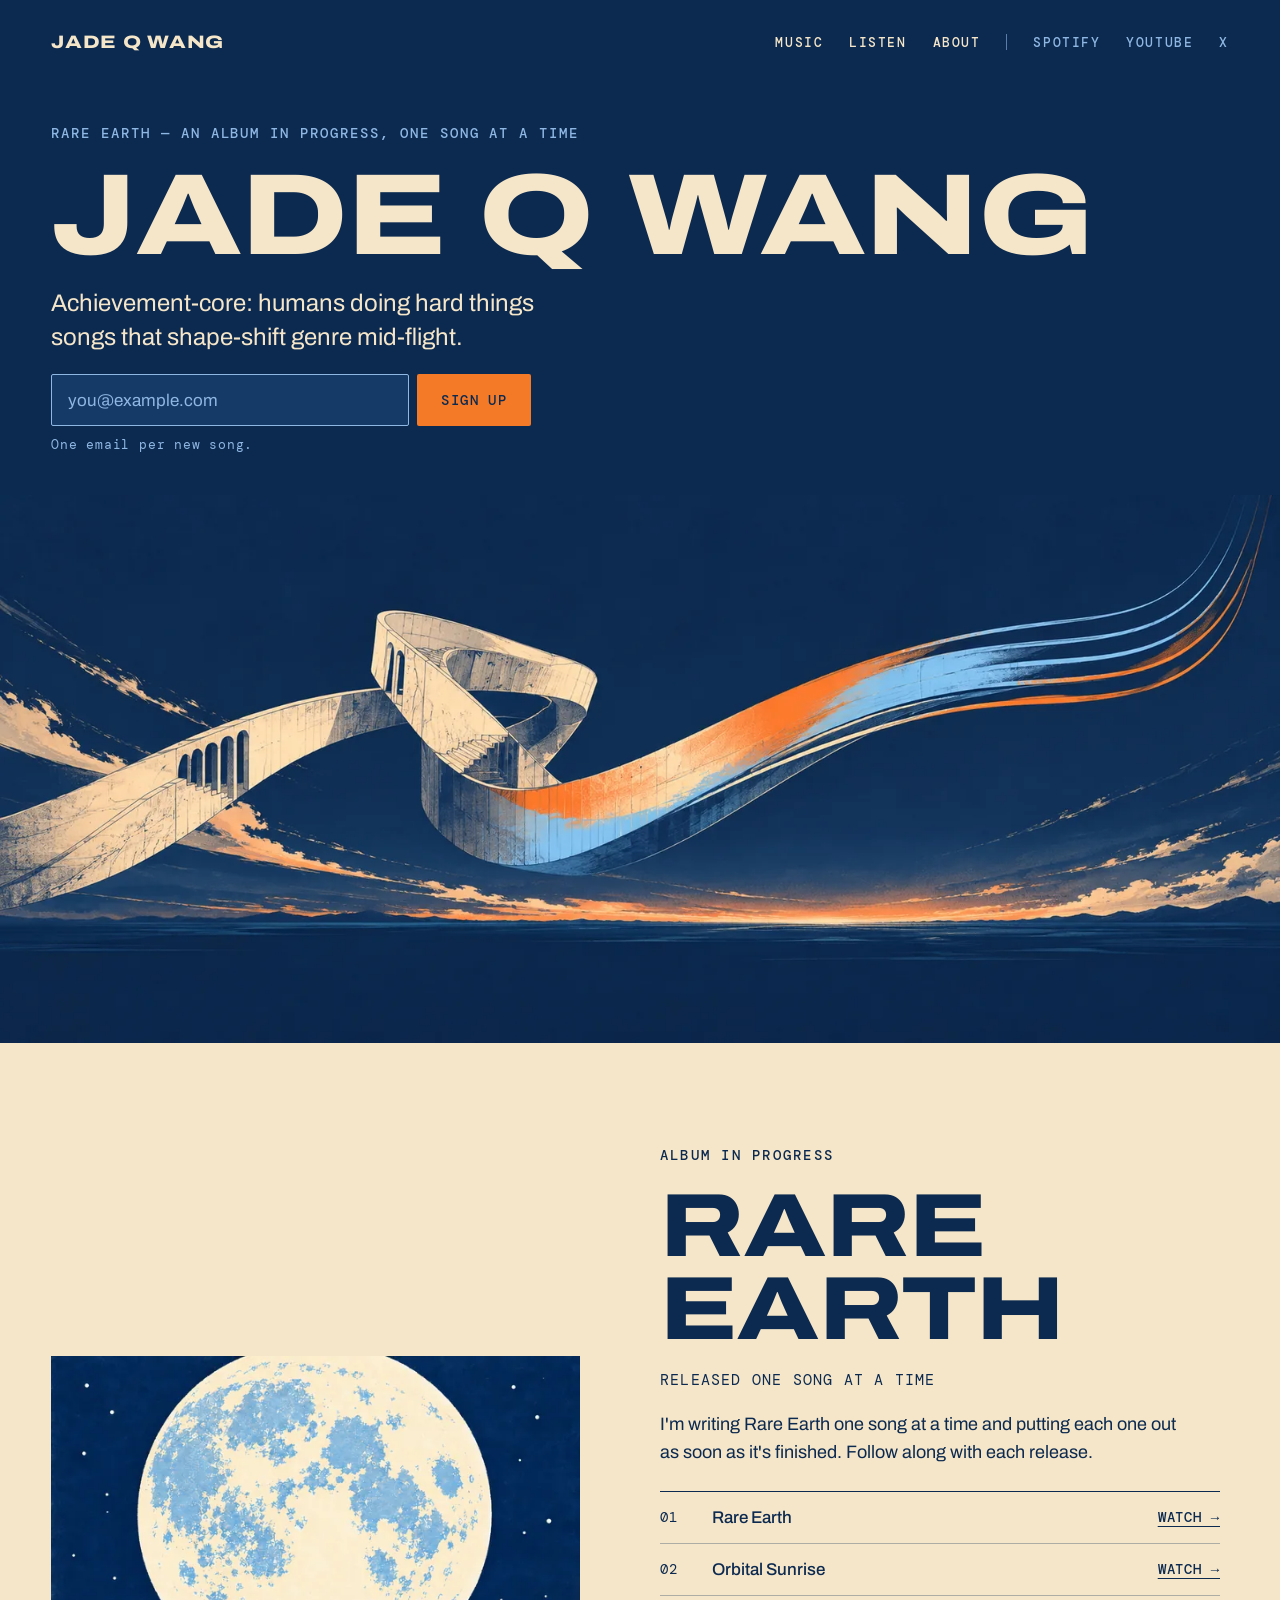
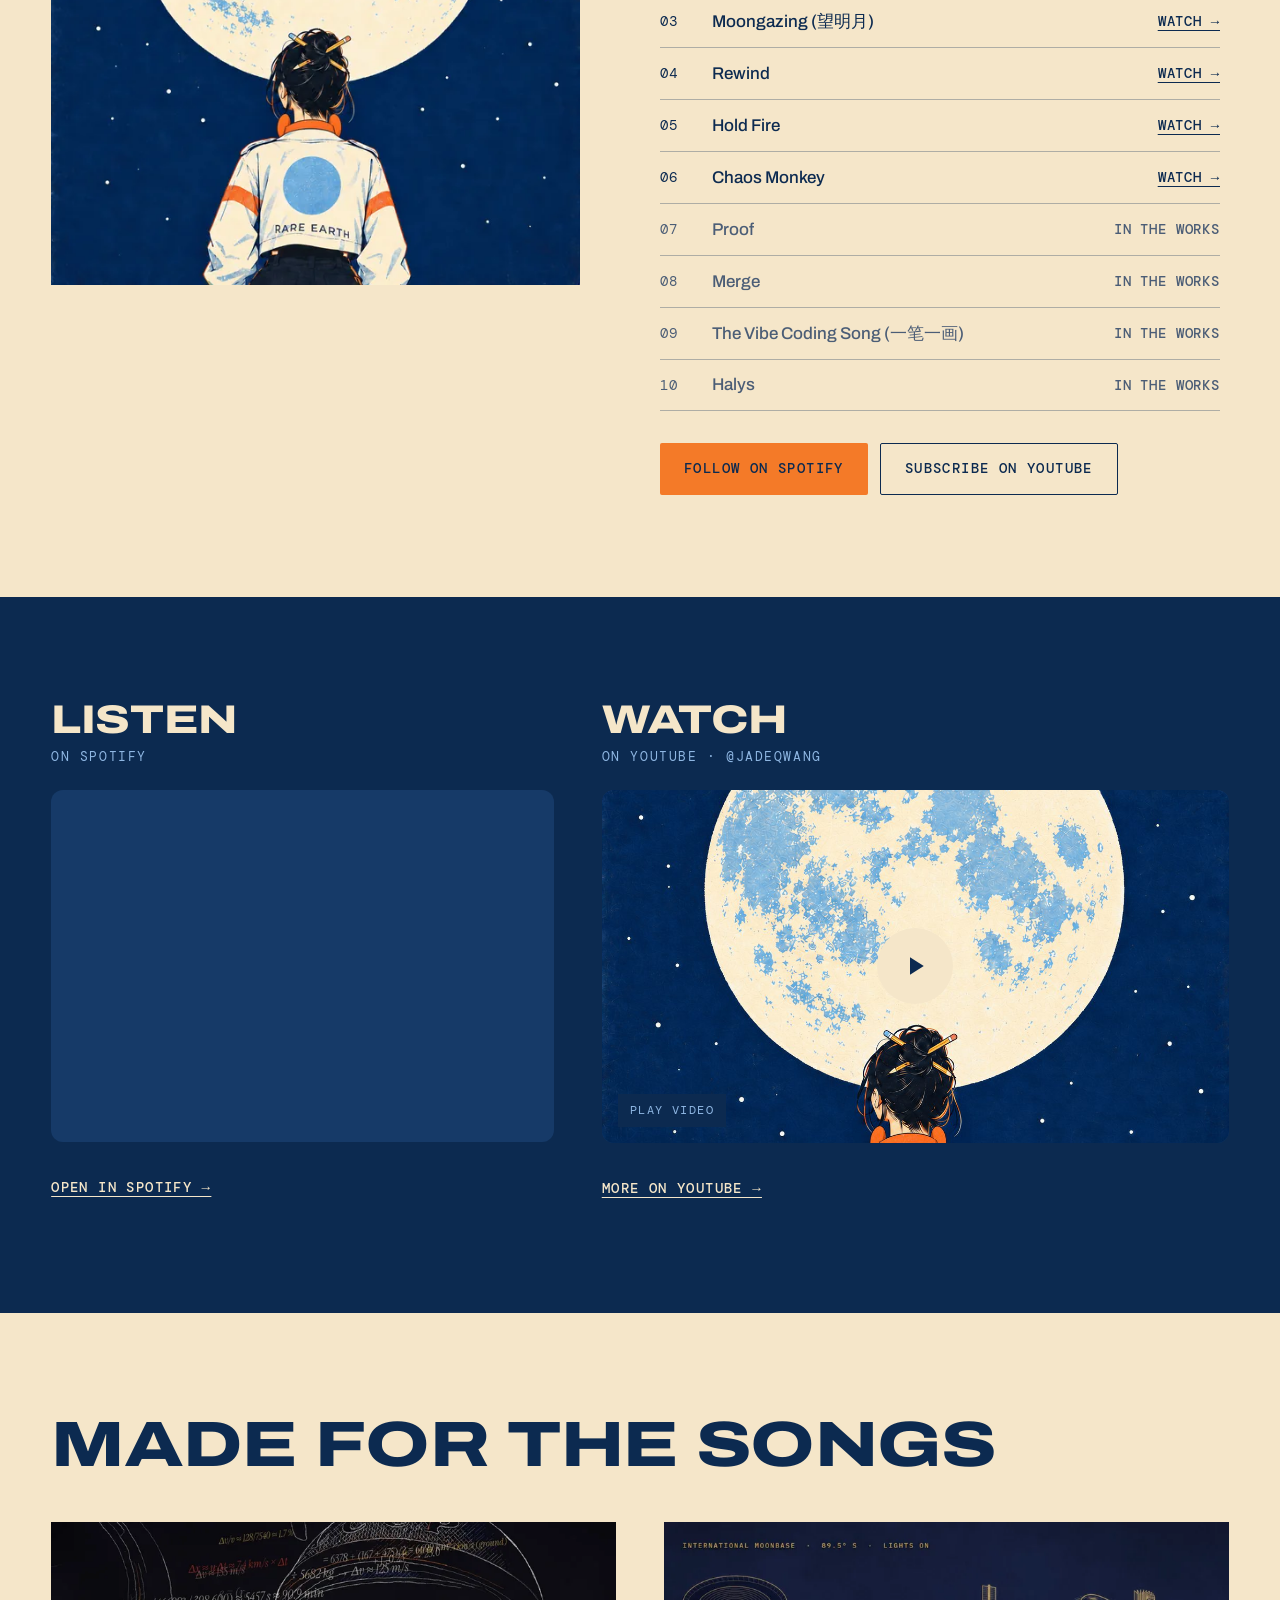
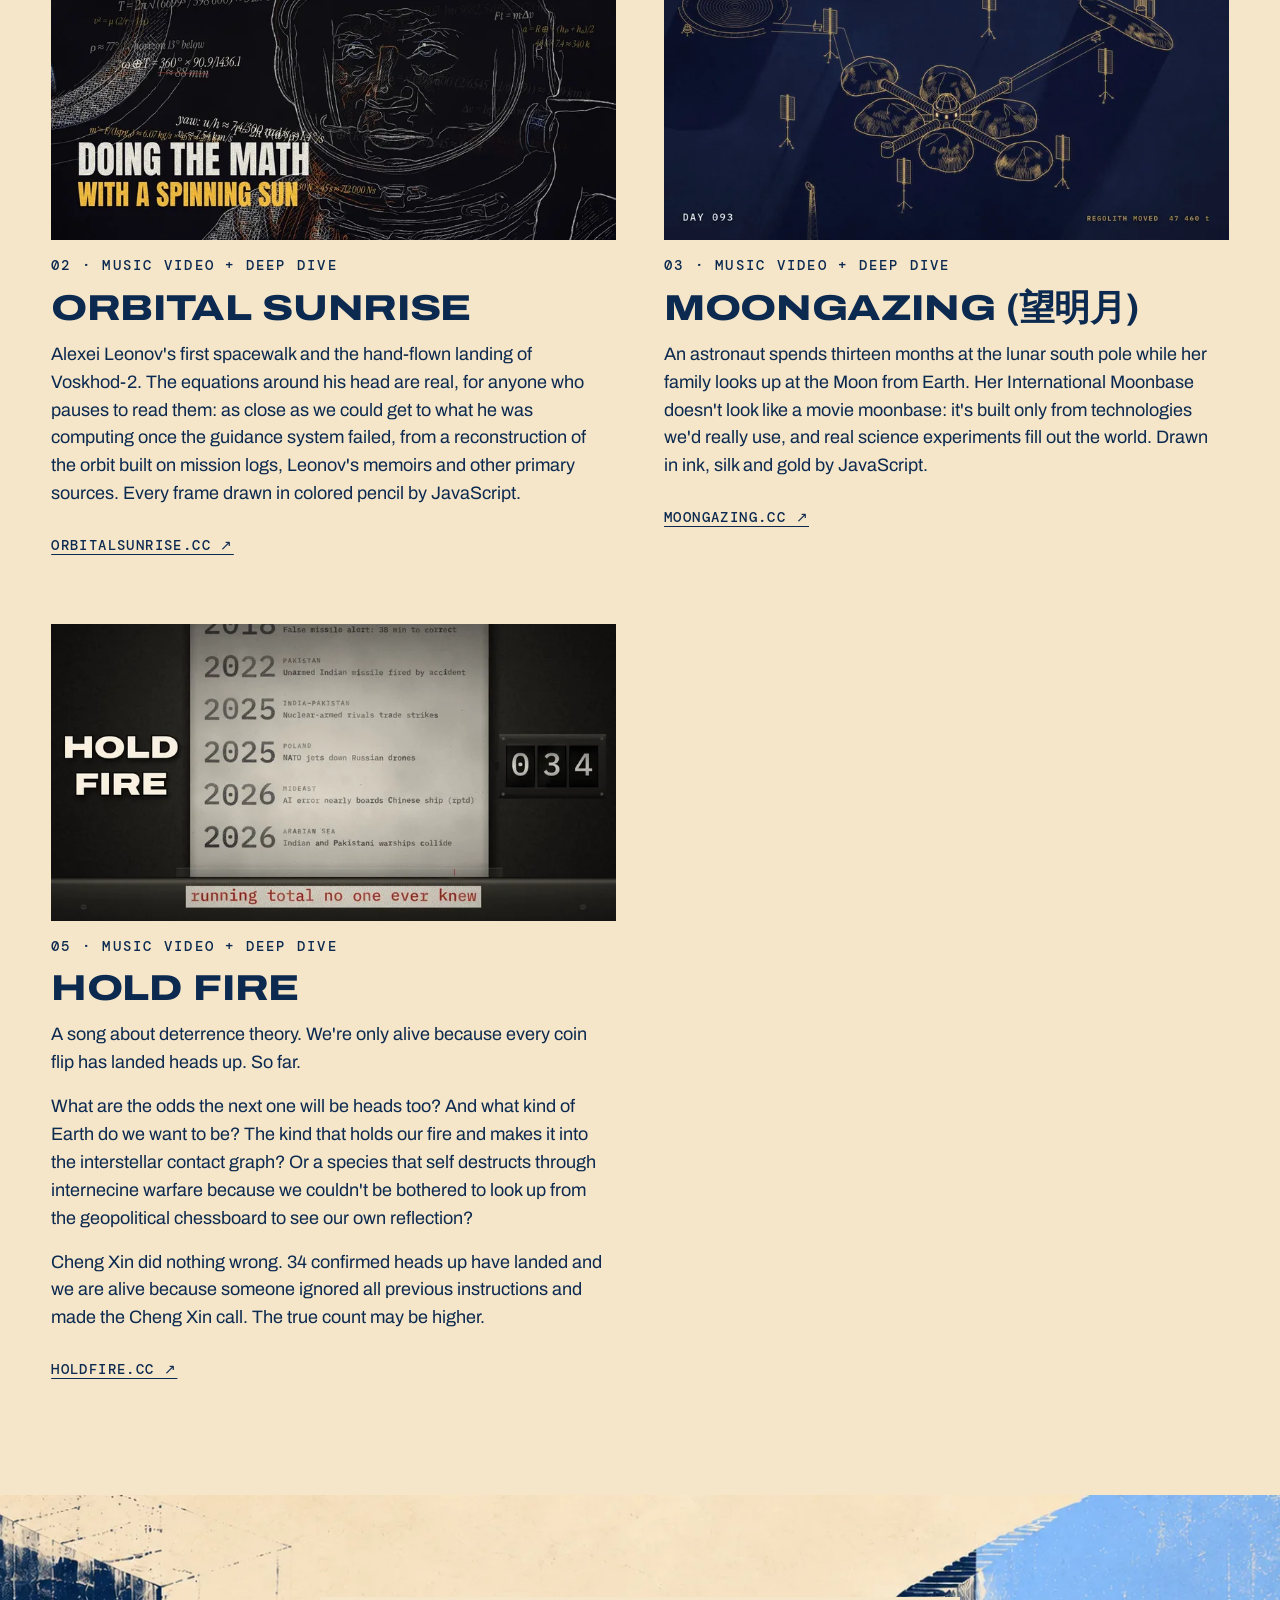
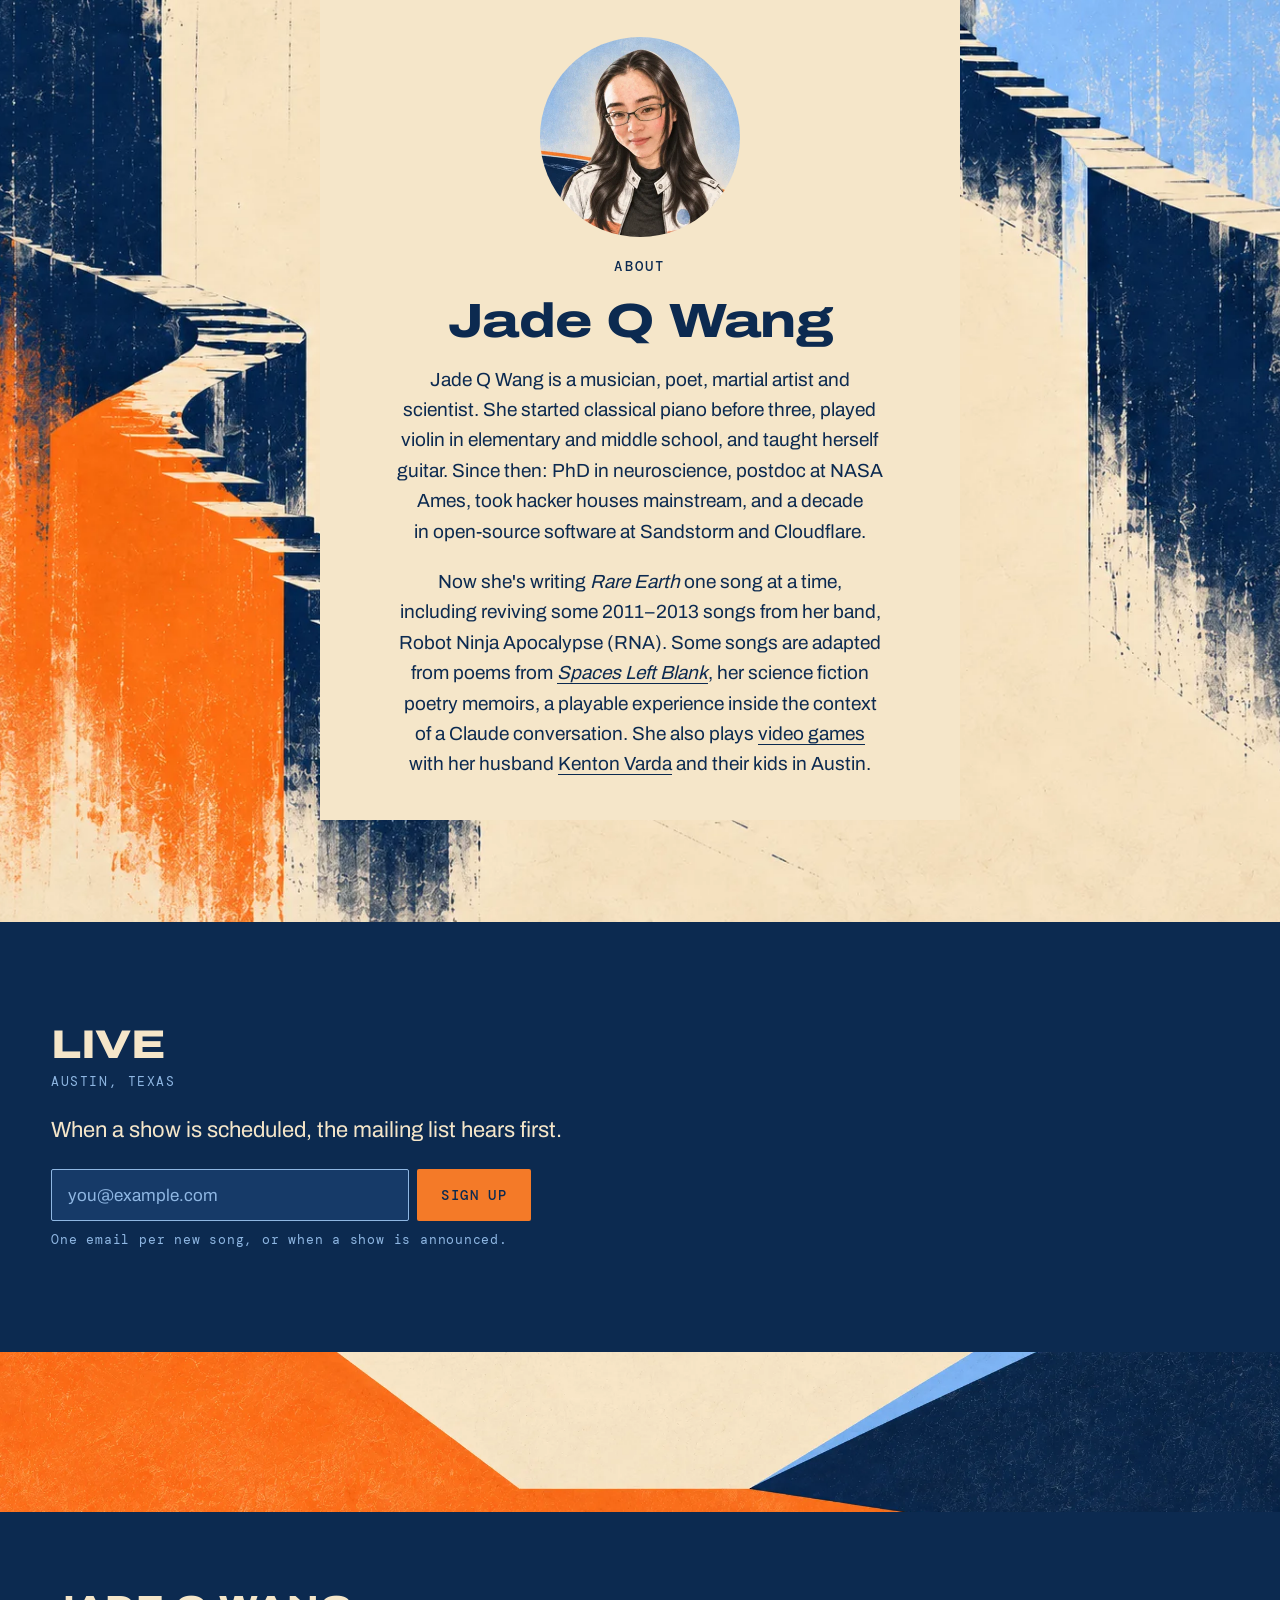
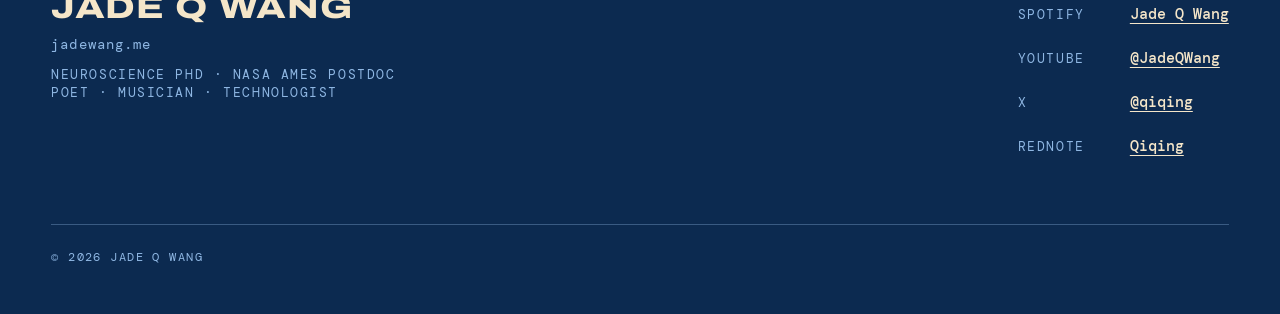
<file: index.html>
<!DOCTYPE html>
<html lang="en">
<head>
<meta charset="utf-8">
<meta name="viewport" content="width=device-width, initial-scale=1">
<title>Jade Q Wang — Rare Earth</title>
<meta name="description" content="Rare Earth, an album in progress by Jade Q Wang, released one song at a time. Listen on Spotify and YouTube.">
<link rel="canonical" href="https://jadewang.me/">
<meta name="theme-color" content="#0c2a50">

<meta property="og:type" content="music.musician">
<meta property="og:site_name" content="Jade Q Wang">
<meta property="og:title" content="Jade Q Wang — Rare Earth">
<meta property="og:description" content="An album in progress, released one song at a time.">
<meta property="og:url" content="https://jadewang.me/">
<meta property="og:image" content="https://jadewang.me/assets/img/og-image.jpg">
<meta property="og:image:width" content="1200">
<meta property="og:image:height" content="630">
<meta property="og:image:alt" content="Jade Q Wang — Rare Earth">
<meta name="twitter:card" content="summary_large_image">
<meta name="twitter:site" content="@qiqing">

<link rel="icon" href="/favicon.svg" type="image/svg+xml">
<link rel="apple-touch-icon" href="/apple-touch-icon.png">
<link rel="preload" href="/assets/fonts/archivo-latin-var.woff2" as="font" type="font/woff2" crossorigin>
<link rel="stylesheet" href="/assets/css/site.css">

<script type="application/ld+json">
{
  "@context": "https://schema.org",
  "@type": "MusicGroup",
  "name": "Jade Q Wang",
  "url": "https://jadewang.me/",
  "image": "https://jadewang.me/assets/img/portrait-400.jpg",
  "sameAs": [
    "https://open.spotify.com/artist/7vnTuvlsowMY5XmkqCdc84",
    "https://www.youtube.com/@JadeQWang",
    "https://x.com/qiqing",
    "https://www.rednote.com/user/profile/678957e1000000000a03ded5"
  ]
}
</script>
</head>
<body>
<a class="skip-link" href="#music">Skip to music</a>

<header class="site-header">
  <a class="wordmark" href="#top" id="top">JADE Q WANG</a>
  <nav class="site-nav" aria-label="Main">
    <a href="#music">Music</a>
    <a href="#listen">Listen</a>
    <a href="#about">About</a>
    <span class="divider" aria-hidden="true"></span>
    <a class="ext" href="https://open.spotify.com/artist/7vnTuvlsowMY5XmkqCdc84">Spotify</a>
    <a class="ext" href="https://www.youtube.com/@JadeQWang">YouTube</a>
    <a class="ext" href="https://x.com/qiqing">X</a>
  </nav>
</header>

<main>

<section aria-labelledby="hero-title">
  <div class="hero-text">
    <a class="hero-kicker" href="#music">Rare Earth — an album in progress, one song at a time</a>
    <h1 class="display hero-title" id="hero-title">JADE Q WANG</h1>
    <p class="hero-premise"><span><span class="nowrap">Achievement-core:</span> <span class="nowrap">humans doing hard things</span></span> <span><span class="nowrap">songs that shape-shift</span> <span class="nowrap">genre mid-flight.</span></span></p>

    <!-- SIGNUP: a plain form post to the "Rare Earth Album" newsletter on Buttondown; no script needed.
         The same form is repeated in the Live section. -->
    <form class="signup" action="https://buttondown.com/api/emails/embed-subscribe/rare-earth-album" method="post">
      <div class="signup-row">
        <input type="email" name="email" required autocomplete="email" placeholder="you@example.com" aria-label="Email address">
        <button class="button button--primary" type="submit">Sign up</button>
      </div>
      <p class="signup-note">One email per new song.</p>
    </form>
  </div>
  <picture class="hero-art">
    <source type="image/webp" srcset="/assets/img/header-1600.webp 1600w, /assets/img/header-2800.webp 2800w" sizes="100vw">
    <img src="/assets/img/header-1600.jpg" srcset="/assets/img/header-1600.jpg 1600w, /assets/img/header-2800.jpg 2800w" sizes="100vw"
         width="2800" height="1200" fetchpriority="high"
         alt="Illustration: a pale concrete walkway twists into a loop and becomes a ribbon of orange and blue over a dark sea at dusk">
  </picture>
</section>

<section class="album" id="music" aria-labelledby="album-title">
  <div class="wrap">
    <picture class="album-cover">
      <source type="image/webp" srcset="/assets/img/cover-600.webp 600w, /assets/img/cover-1200.webp 1200w" sizes="(max-width: 640px) 100vw, 560px">
      <img src="/assets/img/cover-1200.jpg" srcset="/assets/img/cover-600.jpg 600w, /assets/img/cover-1200.jpg 1200w" sizes="(max-width: 640px) 100vw, 560px"
           width="1200" height="1200" loading="lazy"
           alt="Rare Earth album cover: a figure in a cream jacket reading RARE EARTH looks up at a full moon">
    </picture>

    <div class="album-text">
      <p class="kicker">Album in progress</p>
      <h2 class="display album-title" id="album-title"><span>RARE</span><span>EARTH</span></h2>
      <p class="album-sub">Released one song at a time</p>
      <p class="album-intro">I'm writing Rare Earth one song at a time and putting each one out as soon as it's finished. Follow along with each release.</p>

      <!-- TRACKLIST
           Each released song links to its YouTube video; Spotify is covered by the Listen player.
           To update a song's status, change its class and right-hand cell:
             released:     class="track"            + <a href="YOUTUBE_LINK" aria-label="Watch SONG on YouTube">Watch →</a>
                           and turn the title into <a class="track-title" href="YOUTUBE_LINK">SONG</a>
             coming soon:  class="track track--soon" + <span class="track-status">Coming soon</span>
             in the works: class="track track--wip"  + <span class="track-status">In the works</span> -->
      <ol class="tracklist">
        <li class="track">
          <span>01</span>
          <a class="track-title" href="https://www.youtube.com/watch?v=xk2WN7TQn88">Rare Earth</a>
          <a href="https://www.youtube.com/watch?v=xk2WN7TQn88" aria-label="Watch Rare Earth (techno remix) on YouTube">Watch →</a>
        </li>
        <li class="track">
          <span>02</span>
          <a class="track-title" href="https://www.youtube.com/watch?v=GKVOH-Tjd2U">Orbital Sunrise</a>
          <a href="https://www.youtube.com/watch?v=GKVOH-Tjd2U" aria-label="Watch Orbital Sunrise on YouTube">Watch →</a>
        </li>
        <li class="track">
          <span>03</span>
          <a class="track-title" href="https://www.youtube.com/watch?v=_j_IVgA-pf8">Moongazing (望明月)</a>
          <a href="https://www.youtube.com/watch?v=_j_IVgA-pf8" aria-label="Watch Moongazing on YouTube">Watch →</a>
        </li>
        <li class="track">
          <span>04</span>
          <a class="track-title" href="https://www.youtube.com/watch?v=BU4htU-Rrog">Rewind</a>
          <a href="https://www.youtube.com/watch?v=BU4htU-Rrog" aria-label="Watch Rewind on YouTube">Watch →</a>
        </li>
        <li class="track">
          <span>05</span>
          <a class="track-title" href="https://www.youtube.com/watch?v=pCrO5CFEGuk">Hold Fire</a>
          <a href="https://www.youtube.com/watch?v=pCrO5CFEGuk" aria-label="Watch Hold Fire on YouTube">Watch →</a>
        </li>
        <li class="track">
          <span>06</span>
          <a class="track-title" href="https://www.youtube.com/watch?v=y5LVLYV0izo">Chaos Monkey</a>
          <a href="https://www.youtube.com/watch?v=y5LVLYV0izo" aria-label="Watch Chaos Monkey on YouTube">Watch →</a>
        </li>
        <li class="track track--wip">
          <span>07</span>
          <span class="track-title">Proof</span>
          <span class="track-status">In the works</span>
        </li>
        <li class="track track--wip">
          <span>08</span>
          <span class="track-title">Merge</span>
          <span class="track-status">In the works</span>
        </li>
        <li class="track track--wip">
          <span>09</span>
          <span class="track-title">The Vibe Coding Song (一笔一画)</span>
          <span class="track-status">In the works</span>
        </li>
        <li class="track track--wip">
          <span>10</span>
          <span class="track-title">Halys</span>
          <span class="track-status">In the works</span>
        </li>
      </ol>

      <div class="actions">
        <a class="button button--primary" href="https://open.spotify.com/artist/7vnTuvlsowMY5XmkqCdc84">Follow on Spotify</a>
        <a class="button button--outline" href="https://www.youtube.com/@JadeQWang">Subscribe on YouTube</a>
      </div>
    </div>
  </div>
</section>

<section class="media" id="listen" aria-label="Listen and watch">
  <div class="wrap">
    <div class="media-col media-col--spotify">
      <div class="media-head">
        <h2 class="display">LISTEN</h2>
        <p class="label">On Spotify</p>
      </div>
      <!-- SPOTIFY: the "Rare Earth (album)" playlist. Add new songs to the playlist in Spotify;
           the player picks them up with no change here. -->
      <iframe class="spotify-embed" title="Rare Earth on Spotify"
              src="https://open.spotify.com/embed/playlist/7i22u5oEuRglDkWD7JoBW7?utm_source=generator"
              allow="autoplay; clipboard-write; encrypted-media; fullscreen; picture-in-picture"
              loading="lazy"></iframe>
      <a class="more-link" href="https://open.spotify.com/playlist/7i22u5oEuRglDkWD7JoBW7">Open in Spotify →</a>
    </div>

    <div class="media-col media-col--youtube">
      <div class="media-head">
        <h2 class="display">WATCH</h2>
        <p class="label">On YouTube · @JadeQWang</p>
      </div>
      <!-- YOUTUBE
           Set ONE of these to play a video right here on the page:
             data-yt-video="VIDEO_ID"       e.g. the part after watch?v=
             data-yt-list="PLAYLIST_ID"     e.g. a playlist, or UU… for all uploads
           Left empty, the poster links out to the channel. -->
      <div class="yt" data-yt-video="" data-yt-list="PLYfyMosbqseI">
        <a class="yt-poster" href="https://www.youtube.com/@JadeQWang">
          <img src="/assets/img/cover-1200.jpg" alt="" width="1200" height="1200" loading="lazy">
          <span class="yt-play" aria-hidden="true">
            <svg viewBox="0 0 24 24" width="30" height="30"><path d="M8 5v14l11-7z" fill="#0c2a50"/></svg>
          </span>
          <span class="yt-label">Watch on YouTube ↗</span>
        </a>
      </div>
      <a class="more-link" href="https://www.youtube.com/@JadeQWang">More on YouTube →</a>
    </div>
  </div>
</section>

<section class="made" id="made" aria-labelledby="made-title">
  <div class="wrap">
    <h2 class="display made-title" id="made-title">MADE FOR THE SONGS</h2>
    <ul class="made-list">
      <li>
        <a class="made-card" href="https://orbitalsunrise.cc/">
          <picture>
            <source type="image/webp" srcset="/assets/img/orbitalsunrise-800.webp 800w, /assets/img/orbitalsunrise-1600.webp 1600w" sizes="(max-width: 960px) 100vw, 580px">
            <img src="/assets/img/orbitalsunrise-800.jpg" srcset="/assets/img/orbitalsunrise-800.jpg 800w, /assets/img/orbitalsunrise-1600.jpg 1600w" sizes="(max-width: 960px) 100vw, 580px"
                 width="1600" height="900" loading="lazy"
                 alt="Alexei Leonov in his helmet surrounded by handwritten orbital equations, with the lyric Doing the math with a spinning sun">
          </picture>
          <p class="kicker">02 · Music video + deep dive</p>
          <h3 class="display">Orbital Sunrise</h3>
          <p>Alexei Leonov's first spacewalk and the hand-flown landing of Voskhod-2. The equations around his head are real, for anyone who pauses to read them: as close as we could get to what he was computing once the guidance system failed, from a reconstruction of the orbit built on mission logs, Leonov's memoirs and other primary sources. Every frame drawn in colored pencil by JavaScript.</p>
          <span class="made-link">orbitalsunrise.cc ↗</span>
        </a>
      </li>
      <li>
        <a class="made-card" href="https://moongazing.cc/">
          <picture>
            <source type="image/webp" srcset="/assets/img/moongazing-800.webp 800w, /assets/img/moongazing-1600.webp 1600w" sizes="(max-width: 960px) 100vw, 580px">
            <img src="/assets/img/moongazing-800.jpg" srcset="/assets/img/moongazing-800.jpg 800w, /assets/img/moongazing-1600.jpg 1600w" sizes="(max-width: 960px) 100vw, 580px"
                 width="1600" height="900" loading="lazy"
                 alt="Gold line drawing on indigo of the International Moonbase at the lunar south pole: a domed hub and four shielded modules joined by tunnels, with solar masts and a round landing pad">
          </picture>
          <p class="kicker">03 · Music video + deep dive</p>
          <h3 class="display">Moongazing (望明月)</h3>
          <p>An astronaut spends thirteen months at the lunar south pole while her family looks up at the Moon from Earth. Her International Moonbase doesn't look like a movie moonbase: it's built only from technologies we'd really use, and real science experiments fill out the world. Drawn in ink, silk and gold by JavaScript.</p>
          <span class="made-link">moongazing.cc ↗</span>
        </a>
      </li>
      <li>
        <a class="made-card" href="https://holdfire.cc/">
          <picture>
            <source type="image/webp" srcset="/assets/img/holdfire-034-800.webp 800w, /assets/img/holdfire-034-1200.webp 1200w" sizes="(max-width: 960px) 100vw, 580px">
            <img src="/assets/img/holdfire-034-800.jpg" srcset="/assets/img/holdfire-034-800.jpg 800w, /assets/img/holdfire-034-1200.jpg 1200w" sizes="(max-width: 960px) 100vw, 580px"
                 width="1200" height="630" class="og-ratio" loading="lazy"
                 alt="HOLD FIRE beside a typewritten list of near-misses, a mechanical counter reading 034, and a strip of tape saying running total no one ever knew">
          </picture>
          <p class="kicker">05 · Music video + deep dive</p>
          <h3 class="display">Hold Fire</h3>
          <p>A song about deterrence theory. We're only alive because every coin flip has landed heads up. So far.</p>
          <p>What are the odds the next one will be heads too? And what kind of Earth do we want to be? The kind that holds our fire and makes it into the interstellar contact graph? Or a species that self destructs through internecine warfare because we couldn't be bothered to look up from the geopolitical chessboard to see our own reflection?</p>
          <p>Cheng&nbsp;Xin did nothing wrong. 34 confirmed heads up have landed and we are alive because someone ignored all previous instructions and made the Cheng&nbsp;Xin call. The true count may be higher.</p>
          <span class="made-link">holdfire.cc ↗</span>
        </a>
      </li>
    </ul>
  </div>
</section>

<section class="about" id="about" aria-labelledby="about-title">
  <picture class="about-bg" aria-hidden="true">
    <source type="image/webp" srcset="/assets/img/stairs-1435.webp">
    <img src="/assets/img/stairs-1435.jpg" alt="" width="1435" height="1096" loading="lazy">
  </picture>
  <div class="about-card">
    <picture>
      <source type="image/webp" srcset="/assets/img/portrait-400.webp">
      <img src="/assets/img/portrait-400.jpg" width="400" height="400" loading="lazy"
           alt="Portrait of Jade Q Wang in glasses and a striped jacket, in front of a blue sky and Earth's horizon">
    </picture>
    <p class="kicker">About</p>
    <h2 class="display" id="about-title">Jade Q Wang</h2>
    <p>Jade Q Wang is a musician, poet, martial artist and scientist. She started classical piano before three, played violin in elementary and middle school, and taught herself guitar. Since then: PhD in neuroscience, postdoc at NASA Ames, took hacker houses mainstream, and a decade in <span class="nowrap">open-source</span> software at <span class="nowrap">Sandstorm and Cloudflare</span>.</p>
    <p>Now she's writing <em>Rare Earth</em> one song at a time, including reviving some 2011–2013 songs from her band, <span class="nowrap">Robot Ninja Apocalypse</span> (RNA). Some songs are adapted from poems from <a class="nowrap" href="https://spacesleftblank.com/"><em>Spaces Left Blank</em></a>, her science fiction poetry memoirs, a playable experience inside the context of a Claude conversation. She also plays <a href="https://lanparty.house/">video games</a> with her husband <a href="https://x.com/KentonVarda">Kenton&nbsp;Varda</a> and <span class="nowrap">their kids in Austin.</span></p>
  </div>
</section>

<section class="live" id="live" aria-labelledby="live-title">
  <div class="wrap">
    <div class="media-head">
      <h2 class="display" id="live-title">LIVE</h2>
      <p class="label">Austin, Texas</p>
    </div>
    <p class="live-text">When a show is scheduled, the mailing list hears first.</p>
    <form class="signup" action="https://buttondown.com/api/emails/embed-subscribe/rare-earth-album" method="post">
      <div class="signup-row">
        <input type="email" name="email" required autocomplete="email" placeholder="you@example.com" aria-label="Email address">
        <button class="button button--primary" type="submit">Sign up</button>
      </div>
      <p class="signup-note">One email per new song, or when a show is announced.</p>
    </form>
  </div>
</section>

<picture class="band" aria-hidden="true">
  <source type="image/webp" srcset="/assets/img/geo-1086.webp 1086w, /assets/img/geo-2172.webp 2172w" sizes="100vw">
  <img src="/assets/img/geo-1086.jpg" srcset="/assets/img/geo-1086.jpg 1086w, /assets/img/geo-2172.jpg 2172w" sizes="100vw"
       alt="" width="2172" height="724" loading="lazy">
</picture>

</main>

<footer class="site-footer">
  <div class="wrap">
    <div class="footer-top">
      <div class="footer-brand">
        <p class="display">JADE Q WANG</p>
        <p class="mono">jadewang.me</p>
        <p class="label"><span class="nowrap">Neuroscience PhD ·</span> <span class="nowrap">NASA Ames postdoc</span><br><span class="nowrap">Poet · Musician · Technologist</span></p>
      </div>
      <dl class="footer-links">
        <dt>Spotify</dt><dd><a href="https://open.spotify.com/artist/7vnTuvlsowMY5XmkqCdc84">Jade Q Wang</a></dd>
        <dt>YouTube</dt><dd><a href="https://www.youtube.com/@JadeQWang">@JadeQWang</a></dd>
        <dt>X</dt><dd><a href="https://x.com/qiqing">@qiqing</a></dd>
        <dt>RedNote</dt><dd><a href="https://www.rednote.com/user/profile/678957e1000000000a03ded5">Qiqing</a></dd>
      </dl>
    </div>
    <p class="footer-legal">© <span data-year>2026</span> Jade Q Wang</p>
  </div>
</footer>

<script src="/assets/js/site.js" defer></script>
</body>
</html>
</file>
<file: assets/css/site.css>
/* jadewang.me — styles
   Palette and type match the Rare Earth artwork and the MOO card. */

@font-face {
  font-family: "Archivo";
  src: url("../fonts/archivo-latin-var.woff2") format("woff2");
  font-weight: 100 900;
  font-stretch: 62% 125%;
  font-display: swap;
}
@font-face {
  font-family: "DM Mono";
  src: url("../fonts/dm-mono-latin-400.woff2") format("woff2");
  font-weight: 400;
  font-display: swap;
}
@font-face {
  font-family: "DM Mono";
  src: url("../fonts/dm-mono-latin-500.woff2") format("woff2");
  font-weight: 500;
  font-display: swap;
}

:root {
  --navy: #0c2a50;      /* matches the header artwork's sky */
  --navy-2: #163a68;    /* raised panels on navy */
  --cream: #f5e6c9;
  --blue: #8fb7e3;      /* labels on navy */
  --orange: #f47a28;    /* primary action */
  --muted: #4b5d76;     /* secondary text on cream (5:1) */
  --rule: rgba(12, 42, 80, 0.3);

  --pad: clamp(20px, 4vw, 56px);
  --section-y: clamp(64px, 8vw, 120px);
  --max: 1200px;

  --sans: "Archivo", "PingFang SC", "Hiragino Sans GB", "Microsoft YaHei", "Noto Sans CJK SC", "Noto Sans SC", system-ui, sans-serif;
  --mono: "DM Mono", "PingFang SC", "Hiragino Sans GB", "Microsoft YaHei", "Noto Sans CJK SC", ui-monospace, monospace;
}

*, *::before, *::after { box-sizing: border-box; }

html { scroll-behavior: smooth; }
@media (prefers-reduced-motion: reduce) { html { scroll-behavior: auto; } }

body {
  margin: 0;
  background: var(--navy);
  color: var(--cream);
  font-family: var(--sans);
  font-size: 18px;
  line-height: 1.55;
  -webkit-font-smoothing: antialiased;
  text-rendering: optimizeLegibility;
}

img, picture { display: block; max-width: 100%; }
img { height: auto; }
h1, h2, h3, p, ol { margin: 0; }

a { color: inherit; text-underline-offset: 4px; text-decoration-thickness: 1px; }
a:hover { color: var(--orange); }
:focus-visible { outline: 2px solid var(--orange); outline-offset: 3px; border-radius: 2px; }

.skip-link {
  position: absolute; left: 12px; top: -60px; z-index: 10;
  padding: 12px 16px; background: var(--cream); color: var(--navy);
  font-family: var(--mono); font-size: 14px;
}
.skip-link:focus { top: 12px; }

/* ---------- type helpers ---------- */
.display { font-stretch: 125%; font-weight: 800; letter-spacing: -0.01em; line-height: 0.92; }
.mono { font-family: var(--mono); }
.nowrap { white-space: nowrap; }
.kicker {
  font-family: var(--mono); font-size: 14px; font-weight: 500;
  letter-spacing: 0.16em; line-height: 1.4; text-transform: uppercase;
}
.label {
  font-family: var(--mono); font-size: 13px;
  letter-spacing: 0.12em; line-height: 1.4; text-transform: uppercase;
  color: var(--blue);
}

.wrap { max-width: var(--max); margin: 0 auto; }

/* ---------- header ---------- */
.site-header {
  display: flex; flex-wrap: wrap; justify-content: space-between; align-items: center;
  gap: 4px 32px;
  max-width: 1328px; margin: 0 auto; padding: 20px var(--pad);
}
.wordmark {
  display: inline-flex; align-items: center; min-height: 44px;
  text-decoration: none; font-stretch: 125%; font-weight: 800;
  font-size: 18px; letter-spacing: 0.04em; line-height: 1;
}
.site-nav {
  display: flex; flex-wrap: wrap; align-items: center; gap: 0 26px;
  font-family: var(--mono); font-size: 13px; font-weight: 500;
  letter-spacing: 0.12em; line-height: 1; text-transform: uppercase;
}
.site-nav a { display: inline-flex; align-items: center; min-height: 44px; text-decoration: none; }
.site-nav .ext { color: var(--blue); }
.site-nav .divider { width: 1px; height: 16px; background: var(--blue); opacity: 0.6; }

/* ---------- hero ---------- */
.hero-text {
  max-width: 1328px; margin: 0 auto;
  padding: 40px var(--pad) 40px;
  display: flex; flex-direction: column; gap: 20px;
}
.hero-kicker {
  align-self: flex-start; color: var(--blue); text-decoration: none;
  padding: 13px 0; margin: -13px 0; /* 44px tap target without moving the text */
  font-family: var(--mono); font-size: 14px; font-weight: 500;
  letter-spacing: 0.14em; line-height: 1.4; text-transform: uppercase;
}
.hero-title { font-size: clamp(52px, 9vw, 136px); line-height: 0.9; }
.hero-premise { max-width: 30em; font-size: clamp(19px, 2vw, 24px); line-height: 1.4; }
.hero-premise > span { display: block; text-wrap: balance; } /* one phrase per line */

/* ---------- email signup (hero and Live) ---------- */
.signup { width: 100%; max-width: 480px; display: flex; flex-direction: column; gap: 10px; }
.signup-row { display: flex; flex-wrap: wrap; gap: 8px; }
.signup input {
  flex: 1 1 180px; min-width: 0; min-height: 52px; padding: 0 16px;
  border: 1.5px solid var(--blue); border-radius: 2px;
  background: var(--navy-2); color: var(--cream);
  font-family: var(--sans); font-size: 17px;
}
.signup input::placeholder { color: var(--blue); opacity: 1; }
.signup .button { border: 0; cursor: pointer; }
.signup-note { font-family: var(--mono); font-size: 13px; letter-spacing: 0.06em; line-height: 1.4; color: var(--blue); text-wrap: balance; }

.hero-art img {
  width: 100%; height: auto; min-height: 260px;
  object-fit: cover; object-position: 35% 50%;
}

/* ---------- album ---------- */
.album {
  background: var(--cream); color: var(--navy);
  padding: var(--section-y) var(--pad);
}
.album .wrap {
  display: flex; flex-wrap: wrap; align-items: center; gap: 48px 80px;
}
.album-cover { flex: 1 1 320px; max-width: 560px; }
.album-cover img { width: 100%; aspect-ratio: 1 / 1; object-fit: cover; }
.album-text {
  flex: 1 1 360px; min-width: 0;
  display: flex; flex-direction: column; align-items: flex-start; gap: 20px;
}
.album-title { font-size: clamp(56px, 7vw, 96px); }
.album-title span { display: block; }
.album-sub { font-family: var(--mono); font-size: 15px; letter-spacing: 0.08em; line-height: 1.4; text-transform: uppercase; }
.album-intro { max-width: 520px; }

.tracklist {
  list-style: none; padding: 0; margin-top: 4px;
  width: 100%; max-width: 560px;
  font-family: var(--mono); font-size: 14px; letter-spacing: 0.06em; line-height: 1.3;
}
.track {
  display: grid; grid-template-columns: 40px minmax(0, 1fr) auto;
  align-items: center; gap: 12px;
  min-height: 52px; border-top: 1px solid var(--rule);
}
.track:first-child { border-top: 1.5px solid var(--navy); }
.track:last-child { border-bottom: 1px solid var(--rule); }
.track-title { font-family: var(--sans); font-size: 17px; font-weight: 500; letter-spacing: 0; word-break: keep-all; }
.track a.track-title { display: inline-flex; align-items: center; min-height: 44px; text-decoration: none; text-transform: none; }
.track a.track-title:hover { color: inherit; text-decoration: underline; } /* orange text fails contrast on cream */
.track-links { display: flex; gap: 16px; }
.track-links a, .track > a {
  display: inline-flex; align-items: center; min-height: 44px; font-weight: 500;
  text-transform: uppercase;
}
.track-status { display: inline-flex; align-items: center; gap: 8px; font-weight: 500; text-transform: uppercase; }
.track--soon .track-status::before {
  content: ""; width: 8px; height: 8px; border-radius: 50%; background: var(--orange);
}
.track--wip { color: var(--muted); }

.actions { display: flex; flex-wrap: wrap; gap: 12px; margin-top: 12px; }
.button {
  display: inline-flex; align-items: center; min-height: 52px; padding: 0 24px;
  border-radius: 2px; text-decoration: none;
  font-family: var(--mono); font-size: 14px; font-weight: 500;
  letter-spacing: 0.1em; text-transform: uppercase;
}
.button--primary { background: var(--orange); color: var(--navy); }
.button--primary:hover { background: #ff8c3f; color: var(--navy); }
.button--outline { border: 1.5px solid currentColor; }
.button--outline:hover { background: var(--navy); color: var(--cream); }

/* ---------- listen & watch ---------- */
.media { padding: var(--section-y) var(--pad); }
.media .wrap { display: flex; flex-wrap: wrap; align-items: flex-start; gap: 64px 48px; }
.media-col { min-width: 0; display: flex; flex-direction: column; gap: 24px; }
.media-col--spotify { flex: 1 1 380px; }
.media-col--youtube { flex: 1.2 1 480px; }
.media-head { display: flex; flex-direction: column; gap: 8px; }
.media-head h2 { font-size: 40px; line-height: 1; }
.more-link {
  align-self: flex-start; display: inline-flex; align-items: center; min-height: 44px;
  font-family: var(--mono); font-size: 14px; font-weight: 500; letter-spacing: 0.1em; text-transform: uppercase;
}

.spotify-embed {
  display: block; width: 100%; height: 352px; border: 0; border-radius: 12px;
  background: var(--navy-2);
}

.yt {
  position: relative; aspect-ratio: 16 / 9; border-radius: 12px; overflow: hidden;
  background: var(--navy-2);
}
.yt iframe { position: absolute; inset: 0; width: 100%; height: 100%; border: 0; }
.yt-poster {
  position: absolute; inset: 0; display: block; padding: 0; border: 0; cursor: pointer;
  background: none; color: inherit; font: inherit; text-decoration: none; width: 100%;
}
.yt-poster img { width: 100%; height: 100%; object-fit: cover; object-position: 50% 32%; }
.yt-play {
  position: absolute; left: 50%; top: 50%; width: 76px; height: 76px; margin: -38px 0 0 -38px;
  border-radius: 50%; background: var(--cream);
  display: flex; align-items: center; justify-content: center;
  transition: transform 0.15s ease;
}
.yt-poster:hover .yt-play { transform: scale(1.06); }
.yt-label {
  position: absolute; left: 16px; bottom: 16px; padding: 8px 12px; background: var(--navy);
  font-family: var(--mono); font-size: 12px; letter-spacing: 0.12em; line-height: 1.4;
  text-transform: uppercase; color: var(--blue);
}

/* ---------- made for the songs ---------- */
.made {
  background: var(--cream); color: var(--navy);
  padding: var(--section-y) var(--pad);
}
.made .wrap { display: flex; flex-direction: column; gap: 48px; }
.made-title { font-size: clamp(40px, 5vw, 64px); }
.made-list {
  list-style: none; padding: 0; margin: 0;
  display: grid; grid-template-columns: repeat(auto-fit, minmax(min(100%, 420px), 1fr)); gap: 56px 48px;
}
.made-card { display: flex; flex-direction: column; align-items: flex-start; gap: 16px; text-decoration: none; }
.made-card:hover { color: inherit; } /* orange text fails contrast on cream */
.made-card picture { align-self: stretch; }
.made-card img { width: 100%; aspect-ratio: 16 / 9; object-fit: cover; }
.made-card img.og-ratio { aspect-ratio: 1200 / 630; } /* link-preview art, shown uncropped */
.made-card h3 { font-size: clamp(28px, 3vw, 36px); text-transform: uppercase; word-break: keep-all; }
.made-card p:not(.kicker) { max-width: 560px; text-wrap: pretty; }
.made-link {
  display: inline-flex; align-items: center; min-height: 44px;
  font-family: var(--mono); font-size: 14px; font-weight: 500; letter-spacing: 0.1em; text-transform: uppercase;
  text-decoration: underline; text-underline-offset: 4px; text-decoration-thickness: 1px;
}
.made-card:hover .made-link { text-decoration-thickness: 2px; }

/* ---------- about ---------- */
.about {
  position: relative; overflow: hidden; background: var(--cream); color: var(--navy);
  padding: var(--section-y) 20px;
}
.about-bg { position: absolute; inset: 0; }
.about-bg img { width: 100%; height: 100%; object-fit: cover; }
.about-card {
  position: relative; max-width: 640px; margin: 0 auto;
  padding: 40px clamp(20px, 4vw, 40px); background: var(--cream);
  display: flex; flex-direction: column; align-items: center; gap: 20px; text-align: center;
}
.about-card img { width: 200px; height: 200px; border-radius: 50%; object-fit: cover; }
.about-card h2 { font-size: 48px; line-height: 1; }
.about-card h2 ~ p { font-size: 19px; line-height: 1.6; text-wrap: pretty; }
@media (min-width: 641px) { .about-card h2 + p { text-wrap: balance; } } /* balance gives up past 6 lines, so only the shorter first paragraph gets it */
.about-card a:hover { color: inherit; text-decoration-thickness: 2px; } /* orange text fails contrast on cream */

/* ---------- live ---------- */
.live { padding: var(--section-y) var(--pad); }
.live .wrap { display: flex; flex-direction: column; align-items: flex-start; gap: 24px; }
.live-text { max-width: 30em; font-size: clamp(19px, 2vw, 22px); line-height: 1.4; text-wrap: balance; }

/* ---------- band + footer ---------- */
.band img { width: 100%; height: 160px; object-fit: cover; object-position: 50% 96%; }

.site-footer { padding: 80px var(--pad) 48px; }
.footer-top {
  display: flex; flex-wrap: wrap; justify-content: space-between; align-items: flex-start; gap: 40px 64px;
}
.footer-brand { display: flex; flex-direction: column; gap: 10px; }
.footer-brand .display { font-size: 32px; line-height: 1; letter-spacing: 0.02em; }
.footer-brand .mono { font-size: 14px; letter-spacing: 0.08em; color: var(--blue); }
.footer-links {
  display: grid; grid-template-columns: 96px auto; align-items: center; column-gap: 16px;
  margin: 0; font-family: var(--mono); font-size: 15px; line-height: 1;
}
.footer-links dt { font-size: 13px; letter-spacing: 0.12em; text-transform: uppercase; color: var(--blue); }
.footer-links dd { margin: 0; }
.footer-links a { display: inline-flex; align-items: center; min-height: 44px; font-weight: 500; }
.footer-legal {
  margin-top: 56px; padding-top: 24px; border-top: 1px solid rgba(143, 183, 227, 0.35);
  font-family: var(--mono); font-size: 12px; letter-spacing: 0.12em; line-height: 1.4; color: var(--blue);
  text-transform: uppercase;
}

/* ---------- small screens ---------- */
@media (max-width: 640px) {
  body { font-size: 17px; }
  .site-nav { gap: 0 12px; font-size: 12px; letter-spacing: 0.08em; }
  .site-nav .divider { display: none; }
  .hero-text { padding-top: 24px; }
  .track { grid-template-columns: 32px minmax(0, 1fr) auto; gap: 10px; font-size: 13px; }
  .track-title { font-size: 16px; }
  .track-links { gap: 12px; }
  .about-card img { width: 160px; height: 160px; }
  .about-card h2 { font-size: 40px; }
  .yt-play { width: 60px; height: 60px; margin: -30px 0 0 -30px; }
}
</file>
